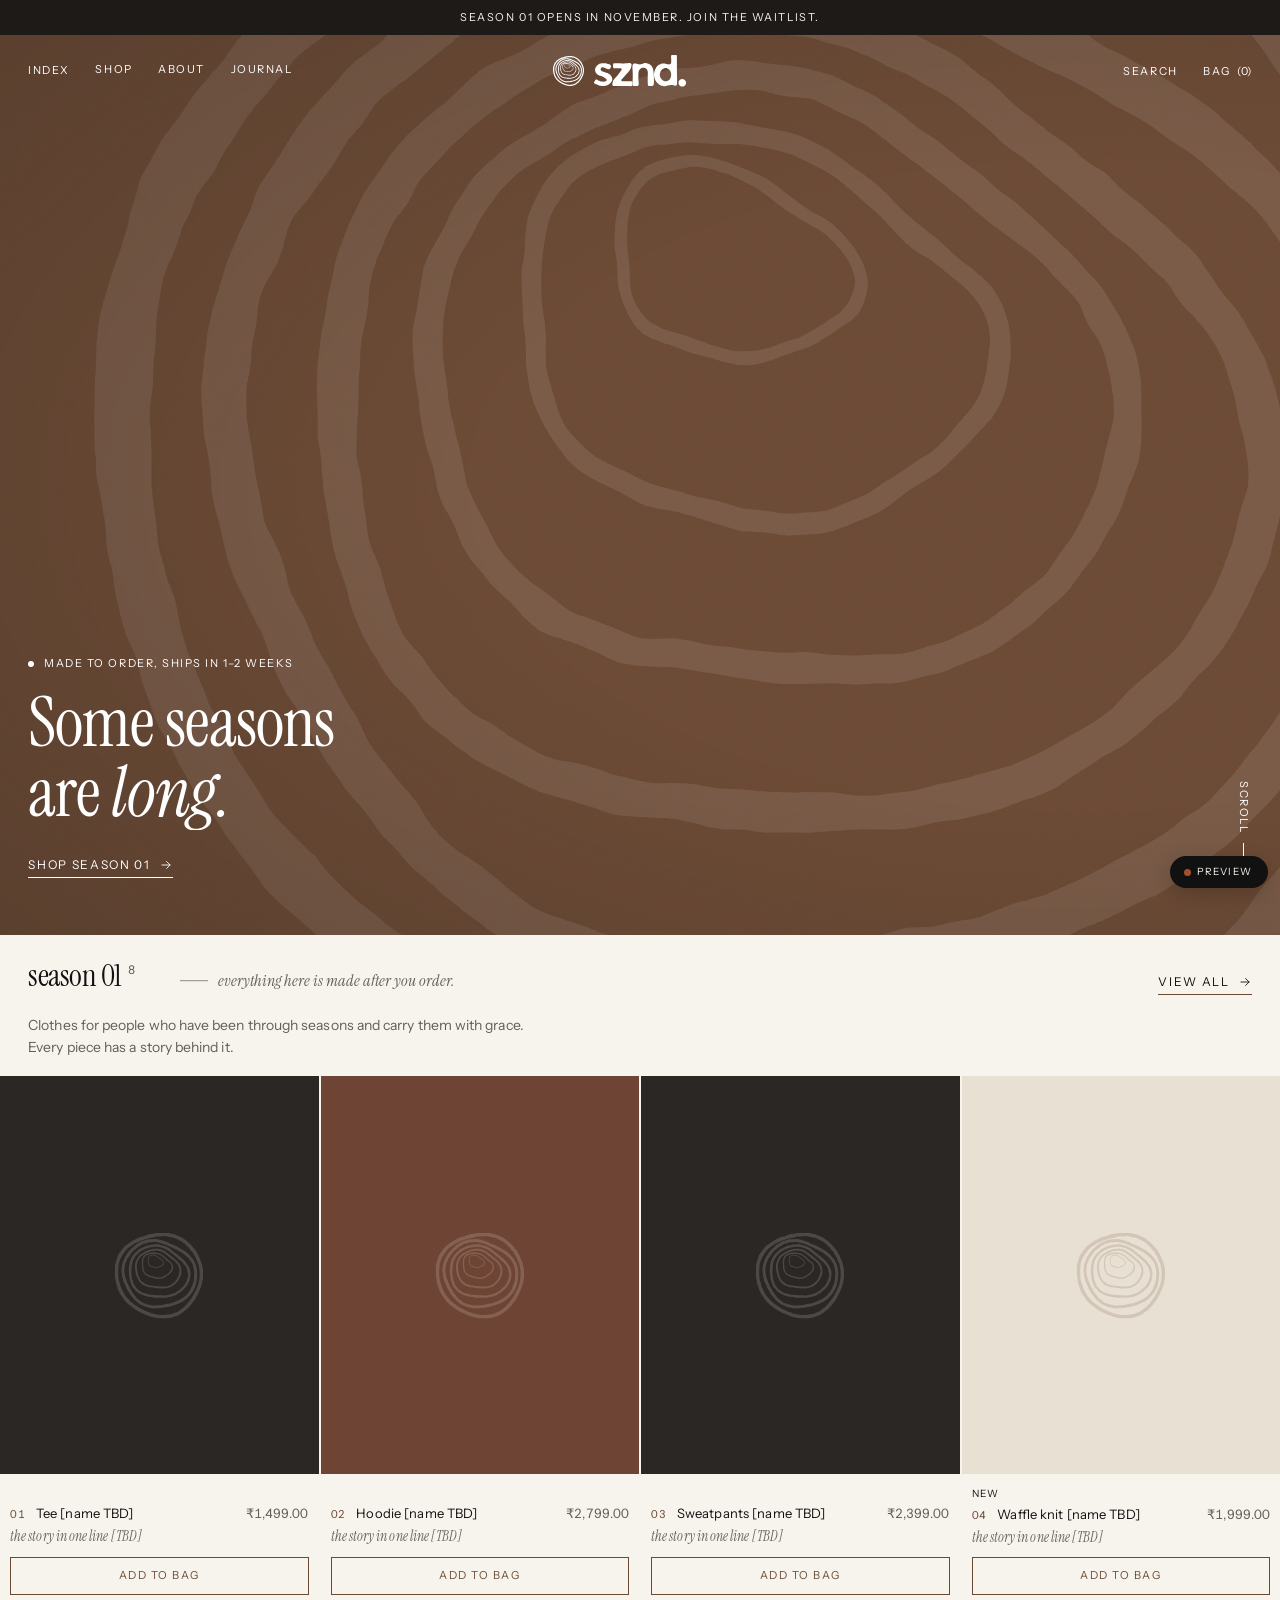
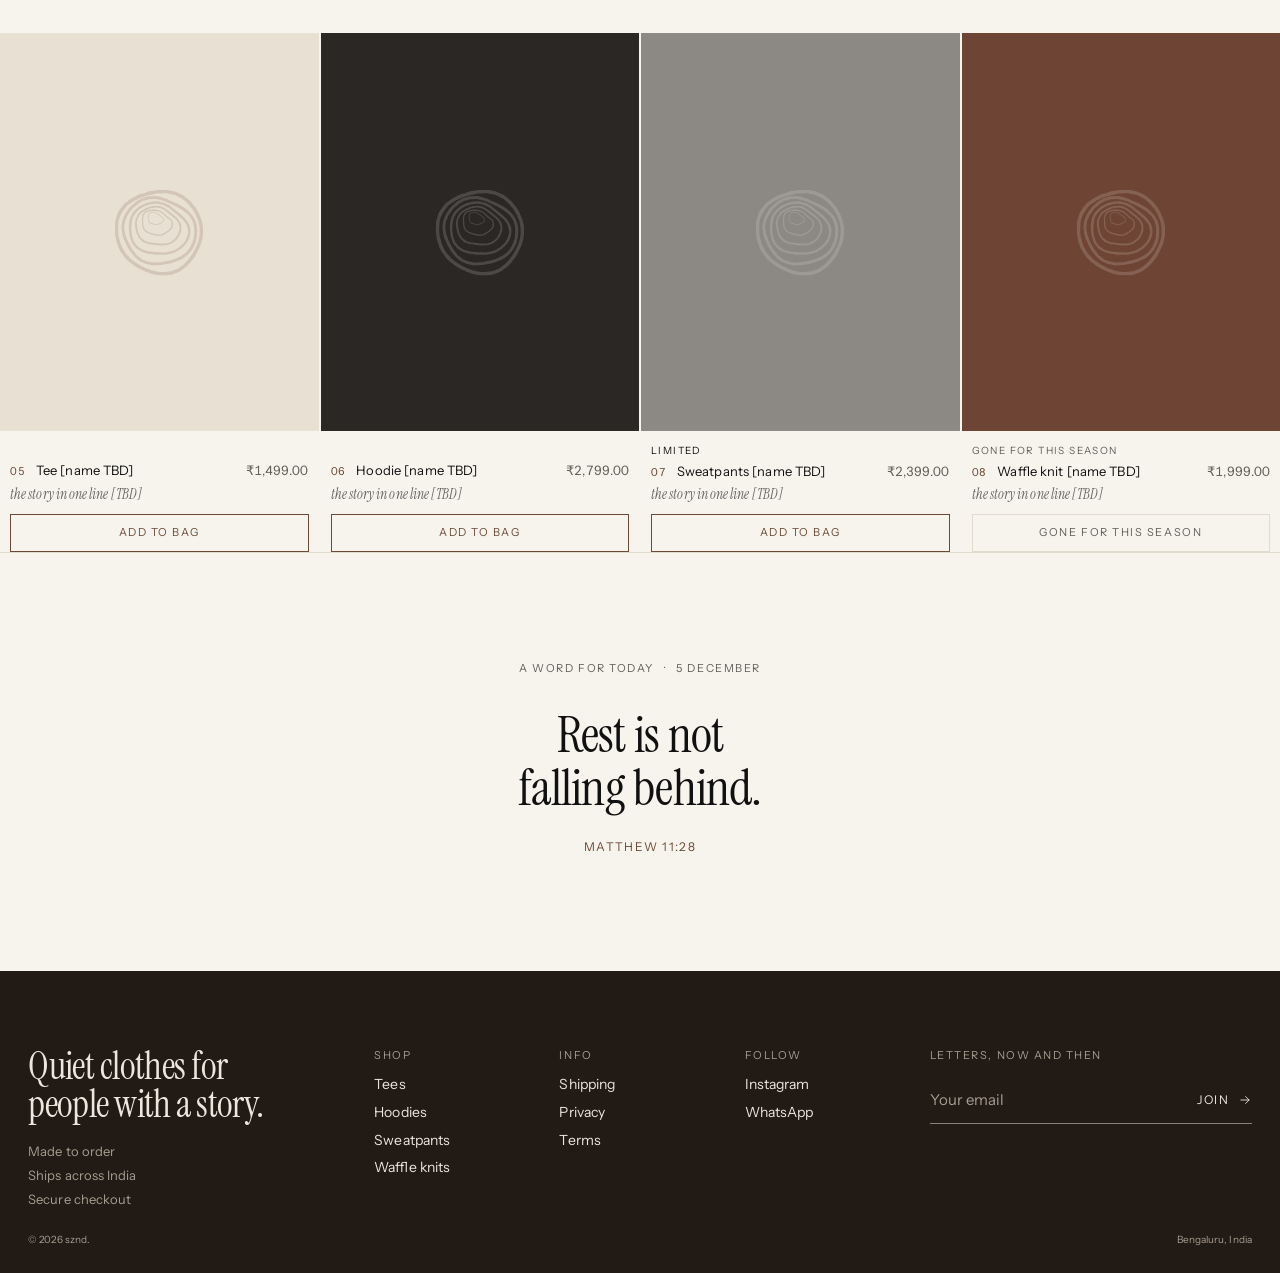
<file: no-photo/index.html>
<!doctype html><meta charset="utf-8"><meta name="robots" content="noindex, nofollow"><title>sznd.</title><meta http-equiv="refresh" content="0; url=../?photos=off"><script>location.replace('../?photos=off'+location.hash)</script><a href="../?photos=off">sznd. without photos</a>
</file>
